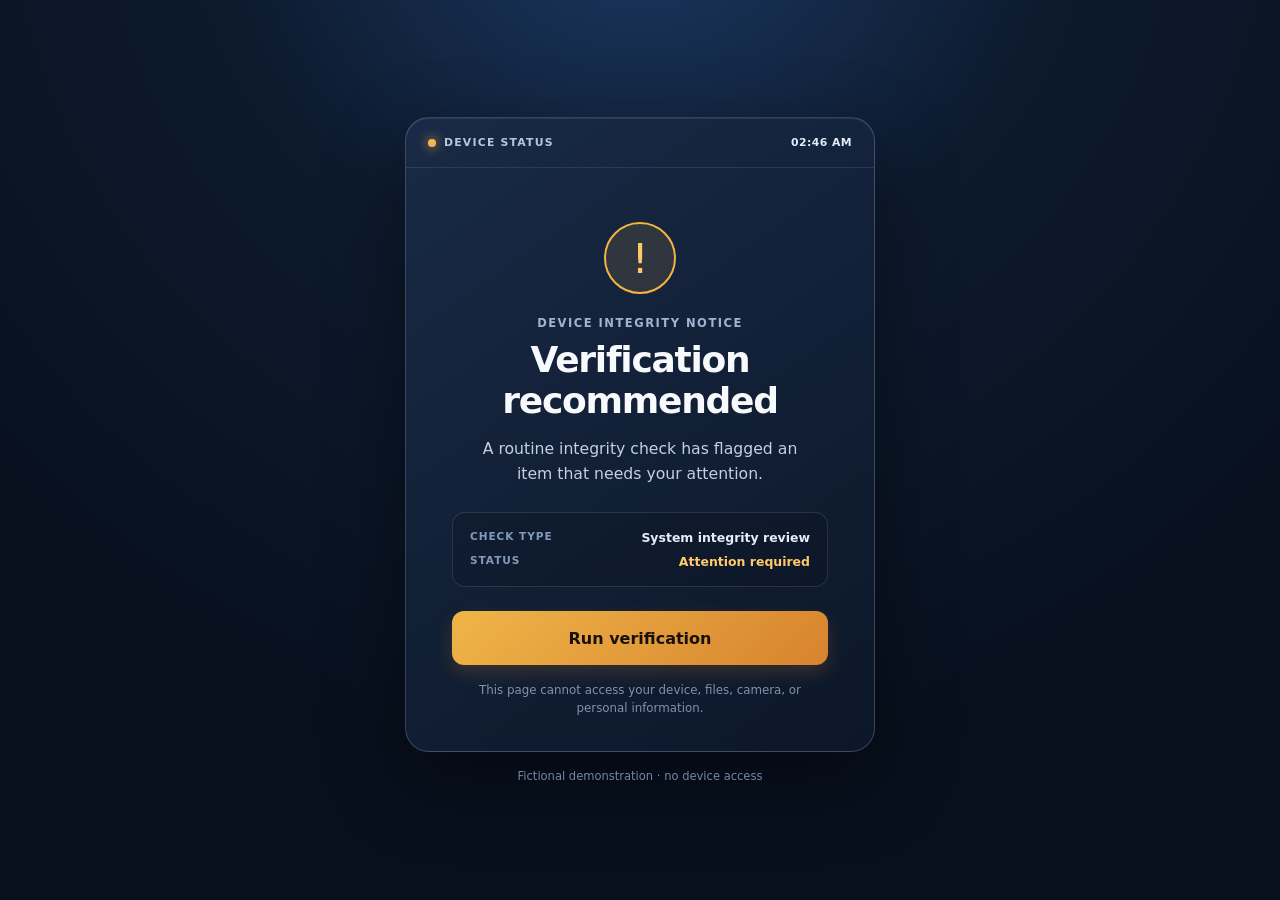
<file: 2026-09-04/referenced-chatgpt-conversation-this-is-an-2/outputs/device-warning-prank/index.html>
<!doctype html>
<html lang="en">
  <head>
    <meta charset="UTF-8" />
    <meta name="viewport" content="width=device-width, initial-scale=1.0" />
    <meta name="theme-color" content="#101828" />
    <title>Device Integrity Notice</title>
    <link rel="stylesheet" href="style.css" />
  </head>
  <body>
    <main class="shell">
      <section class="notice-card" aria-live="polite">
        <div class="topline">
          <span class="status-dot" aria-hidden="true"></span>
          <span>DEVICE STATUS</span>
          <span class="time" id="time">--:--</span>
        </div>

        <div class="content" id="warningScreen">
          <div class="warning-icon" aria-hidden="true">!</div>
          <p class="eyebrow">DEVICE INTEGRITY NOTICE</p>
          <h1>Verification recommended</h1>
          <p class="message">A routine integrity check has flagged an item that needs your attention.</p>
          <div class="detail-box">
            <span>CHECK TYPE</span>
            <strong>System integrity review</strong>
            <span>STATUS</span>
            <strong class="amber">Attention required</strong>
          </div>
          <button type="button" id="verifyButton">Run verification</button>
          <p class="fine-print">This page cannot access your device, files, camera, or personal information.</p>
        </div>

        <div class="content hidden" id="scanScreen">
          <div class="scan-icon" aria-hidden="true"><span></span></div>
          <p class="eyebrow">VERIFYING DEVICE</p>
          <h1 id="scanTitle">Preparing review…</h1>
          <p class="message" id="scanMessage">Checking the simulated security status.</p>
          <div class="progress-track" aria-label="Verification progress">
            <div class="progress-bar" id="progressBar"></div>
          </div>
          <div class="progress-label"><span id="progressText">0%</span><span>PLEASE WAIT</span></div>
          <ul class="checks" id="checks">
            <li>Reviewing app permissions</li>
            <li>Checking network settings</li>
            <li>Confirming device safeguards</li>
          </ul>
        </div>

        <div class="content hidden reveal" id="revealScreen">
          <div class="success-icon" aria-hidden="true">✓</div>
          <p class="eyebrow">VERIFICATION COMPLETE</p>
          <h1>You’ve been pranked.</h1>
          <p class="message">Nothing was scanned, changed, collected, or accessed. This was only a harmless fictional warning page.</p>
          <div class="detail-box result-box">
            <span>RESULT</span>
            <strong>Friend successfully surprised</strong>
          </div>
          <button type="button" class="secondary" id="restartButton">Run it again</button>
        </div>
      </section>
      <p class="footer">Fictional demonstration · no device access</p>
    </main>
    <script src="script.js"></script>
  </body>
</html>
</file>
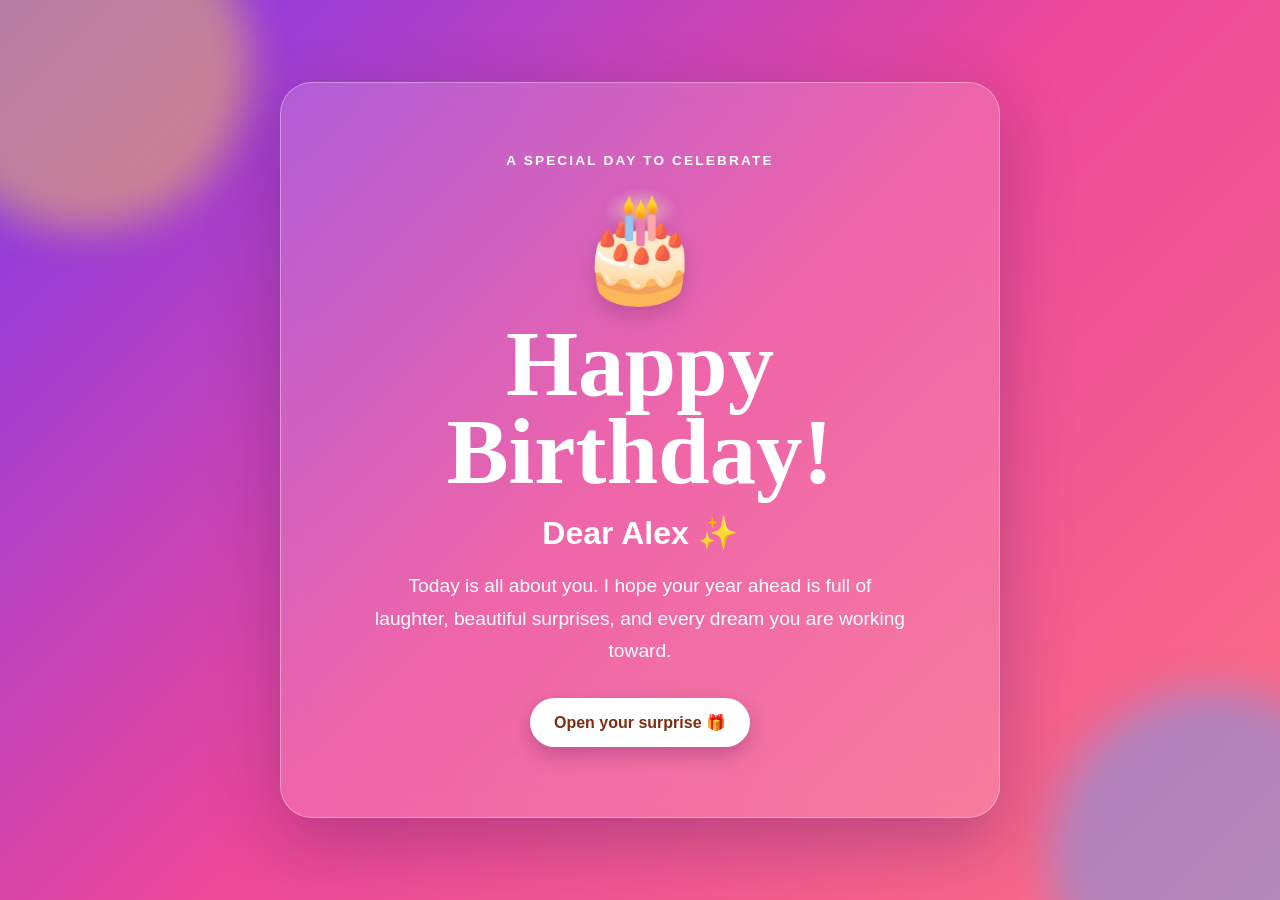
<file: 2026-09-04/referenced-chatgpt-conversation-this-is-an/outputs/birthday-website/index.html>
<!DOCTYPE html>
<html lang="en">
<head>
  <meta charset="UTF-8" />
  <meta name="viewport" content="width=device-width, initial-scale=1.0" />
  <title>Happy Birthday!</title>

  <style>
    /* 1. Page setup */
    * {
      box-sizing: border-box;
    }

    body {
      min-height: 100vh;
      margin: 0;
      overflow: hidden;
      display: grid;
      place-items: center;
      padding: 24px;
      color: #ffffff;
      font-family: Arial, Helvetica, sans-serif;
      background: linear-gradient(135deg, #7c3aed, #ec4899, #fb7185);
    }

    /* Soft colored circles make the background feel less flat. */
    .glow {
      position: fixed;
      width: 330px;
      height: 330px;
      border-radius: 50%;
      filter: blur(20px);
      opacity: 0.45;
      animation: float 7s ease-in-out infinite;
    }

    .glow-one {
      top: -100px;
      left: -80px;
      background: #fcd34d;
    }

    .glow-two {
      right: -100px;
      bottom: -120px;
      background: #60a5fa;
      animation-delay: -3s;
    }

    @keyframes float {
      50% {
        transform: translateY(28px) translateX(14px);
      }
    }

    /* 2. Main message area */
    .birthday-page {
      position: relative;
      z-index: 1;
      width: min(720px, 100%);
      padding: clamp(32px, 7vw, 70px);
      text-align: center;
      border: 1px solid rgba(255, 255, 255, 0.35);
      border-radius: 32px;
      background: rgba(255, 255, 255, 0.16);
      box-shadow: 0 25px 70px rgba(55, 15, 85, 0.3);
      backdrop-filter: blur(14px);
    }

    .eyebrow {
      margin: 0 0 18px;
      font-size: 0.85rem;
      font-weight: bold;
      letter-spacing: 0.16em;
      text-transform: uppercase;
    }

    .cake {
      display: inline-block;
      margin-bottom: 12px;
      font-size: clamp(4rem, 12vw, 6.5rem);
      filter: drop-shadow(0 8px 10px rgba(77, 14, 81, 0.24));
      animation: bounce 2.5s ease-in-out infinite;
    }

    @keyframes bounce {
      50% {
        transform: translateY(-10px) rotate(3deg);
      }
    }

    h1 {
      margin: 0;
      font-family: Georgia, "Times New Roman", serif;
      font-size: clamp(3rem, 9vw, 5.8rem);
      line-height: 0.95;
    }

    .name {
      margin: 18px 0;
      font-size: clamp(1.4rem, 4vw, 2rem);
      font-weight: bold;
    }

    .message {
      max-width: 540px;
      margin: 0 auto 30px;
      font-size: clamp(1rem, 2.5vw, 1.2rem);
      line-height: 1.7;
    }

    /* 3. Button and the hidden surprise message */
    #surpriseButton {
      padding: 15px 24px;
      border: 0;
      border-radius: 999px;
      color: #7c2d12;
      font: inherit;
      font-weight: bold;
      cursor: pointer;
      background: #ffffff;
      box-shadow: 0 8px 20px rgba(77, 14, 81, 0.28);
      transition: transform 0.2s, box-shadow 0.2s;
    }

    #surpriseButton:hover {
      transform: translateY(-3px) scale(1.03);
      box-shadow: 0 13px 25px rgba(77, 14, 81, 0.35);
    }

    #surpriseMessage {
      max-height: 0;
      margin: 0;
      overflow: hidden;
      font-size: 1.1rem;
      font-weight: bold;
      opacity: 0;
      transition: max-height 0.45s ease, margin 0.45s ease, opacity 0.45s ease;
    }

    #surpriseMessage.show {
      max-height: 100px;
      margin-top: 24px;
      opacity: 1;
    }

    /* These confetti pieces are created by JavaScript. */
    .confetti {
      position: fixed;
      z-index: 3;
      top: -20px;
      width: 10px;
      height: 16px;
      border-radius: 3px;
      pointer-events: none;
      animation: fall 2.7s linear forwards;
    }

    @keyframes fall {
      to {
        transform: translateY(110vh) rotate(720deg);
        opacity: 0;
      }
    }
  </style>
</head>

<body>
  <div class="glow glow-one"></div>
  <div class="glow glow-two"></div>

  <main class="birthday-page">
    <p class="eyebrow">A special day to celebrate</p>
    <div class="cake" aria-hidden="true">🎂</div>
    <h1>Happy<br />Birthday!</h1>
    <!-- Change “Alex” to the birthday person's name. -->
    <p class="name">Dear Alex ✨</p>
    <p class="message">
      Today is all about you. I hope your year ahead is full of laughter,
      beautiful surprises, and every dream you are working toward.
    </p>
    <button id="surpriseButton">Open your surprise 🎁</button>
    <p id="surpriseMessage" aria-live="polite">
      You make the world brighter. Have the most amazing birthday! 🎉
    </p>
  </main>

  <script>
    // Find the button and the hidden message in the page.
    const surpriseButton = document.getElementById("surpriseButton");
    const surpriseMessage = document.getElementById("surpriseMessage");

    // This function creates one falling piece of confetti.
    function createConfetti() {
      const confetti = document.createElement("div");
      const colors = ["#fcd34d", "#ffffff", "#60a5fa", "#f9a8d4", "#bbf7d0"];

      confetti.className = "confetti";
      confetti.style.left = Math.random() * 100 + "vw";
      confetti.style.background = colors[Math.floor(Math.random() * colors.length)];
      confetti.style.animationDelay = Math.random() * 0.4 + "s";
      document.body.appendChild(confetti);

      // Remove it after the falling animation finishes.
      setTimeout(() => confetti.remove(), 3200);
    }

    // When the button is clicked, reveal the note and release confetti.
    surpriseButton.addEventListener("click", () => {
      surpriseMessage.classList.add("show");
      surpriseButton.textContent = "Surprise opened! ✨";

      for (let i = 0; i < 70; i++) {
        createConfetti();
      }
    });
  </script>
</body>
</html>
</file>
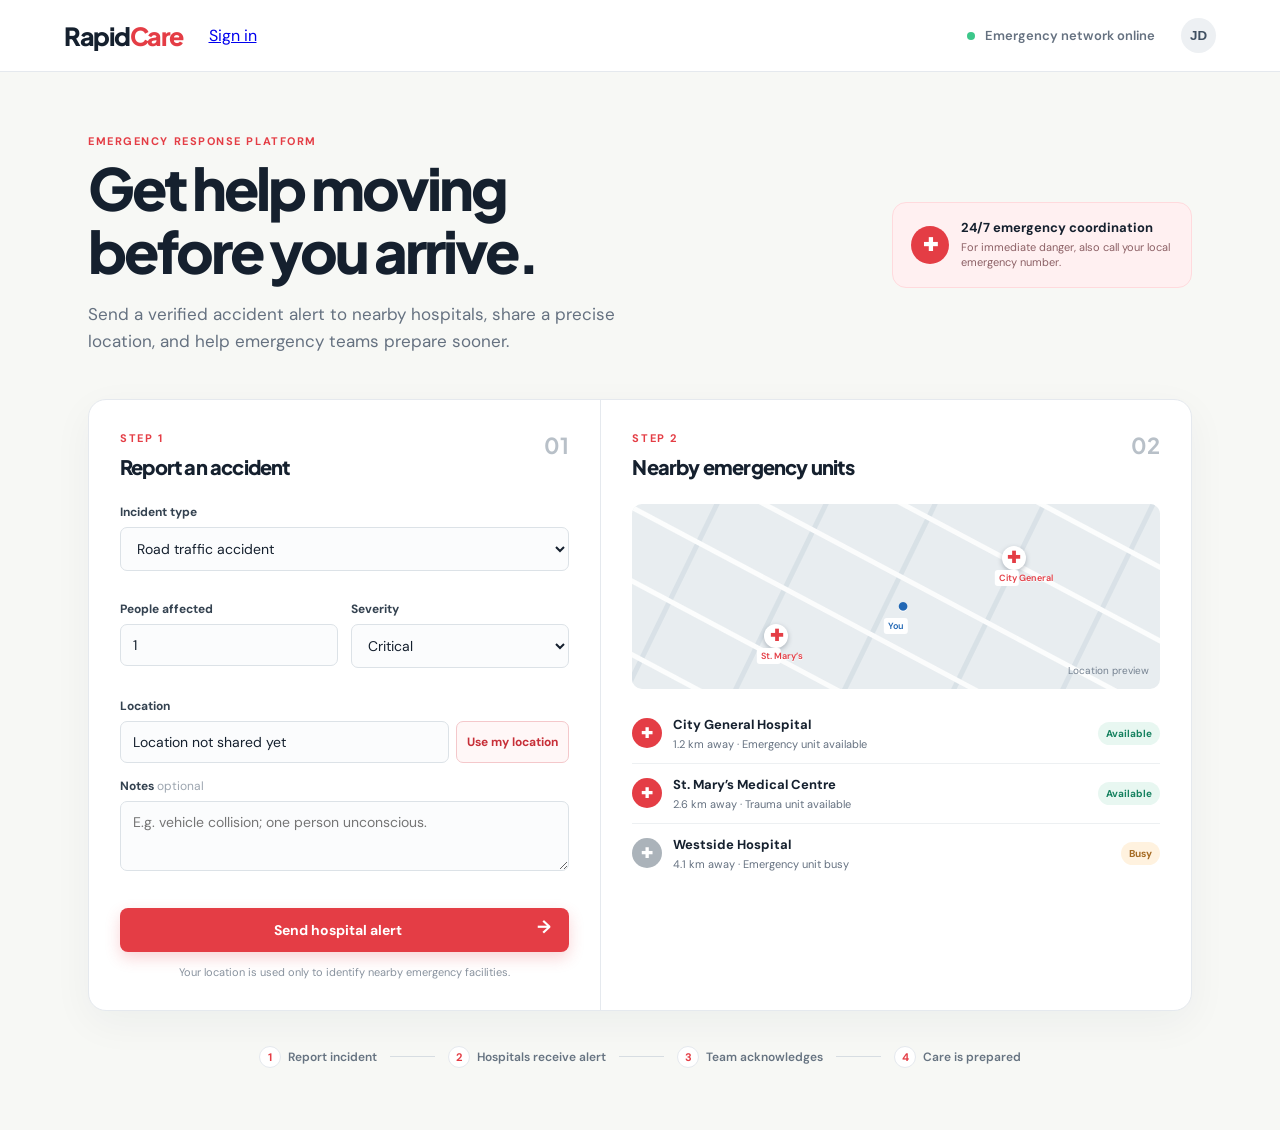
<file: 2026-09-08/what/outputs/accident-alert-web/index.html>
<!doctype html>
<html lang="en">
  <head>
    <meta charset="UTF-8" />
    <meta name="viewport" content="width=device-width, initial-scale=1.0" />
    <title>RapidCare | Emergency Hospital Alert</title>
    <link rel="preconnect" href="https://fonts.googleapis.com" />
    <link rel="preconnect" href="https://fonts.gstatic.com" crossorigin />
    <link href="https://fonts.googleapis.com/css2?family=DM+Sans:wght@400;500;600;700&family=Plus+Jakarta+Sans:wght@600;700;800&display=swap" rel="stylesheet" />
    <link rel="stylesheet" href="styles.css" />
  </head>
  <body>
    <header class="topbar">
      <a class="brand" href="index.html">Rapid<span>Care</span></a>
      <a class="portal-link" href="login.html">Sign in</a>
      <div class="system-status"><span></span> Emergency network online</div>
      <button class="profile" aria-label="User profile">JD</button>
    </header>

    <main>
      <section class="hero">
        <div>
          <p class="eyebrow">EMERGENCY RESPONSE PLATFORM</p>
          <h1>Get help moving<br />before you arrive.</h1>
          <p class="intro">Send a verified accident alert to nearby hospitals, share a precise location, and help emergency teams prepare sooner.</p>
        </div>
        <div class="emergency-card">
          <div class="pulse-icon">✚</div>
          <div><strong>24/7 emergency coordination</strong><small>For immediate danger, also call your local emergency number.</small></div>
        </div>
      </section>

      <section class="workspace" aria-label="Emergency alert workspace">
        <form id="alert-form" class="panel report-panel">
          <div class="section-heading"><div><p class="eyebrow">STEP 1</p><h2>Report an accident</h2></div><span class="step-number">01</span></div>
          <label>Incident type
            <select id="incident" required>
              <option value="Road traffic accident">Road traffic accident</option>
              <option value="Fall / injury">Fall / injury</option>
              <option value="Fire incident">Fire incident</option>
              <option value="Other emergency">Other emergency</option>
            </select>
          </label>
          <div class="field-grid">
            <label>People affected<input id="people" type="number" min="1" value="1" required /></label>
            <label>Severity<select id="severity"><option value="Critical">Critical</option><option value="Serious">Serious</option><option value="Moderate">Moderate</option></select></label>
          </div>
          <label>Location
            <div class="location-row"><input id="location" value="Location not shared yet" required /><button id="locate" type="button">Use my location</button></div>
          </label>
          <label>Notes <span class="optional">optional</span><textarea id="notes" placeholder="E.g. vehicle collision; one person unconscious."></textarea></label>
          <button class="primary-button" type="submit">Send hospital alert <span>→</span></button>
          <p class="privacy-note">Your location is used only to identify nearby emergency facilities.</p>
        </form>

        <section class="panel hospital-panel">
          <div class="section-heading"><div><p class="eyebrow">STEP 2</p><h2>Nearby emergency units</h2></div><span class="step-number">02</span></div>
          <div class="map" aria-label="Illustrative location map">
            <div class="map-lines"></div><div class="map-marker user-marker">●<small>You</small></div><div class="map-marker hospital-marker one">✚<small>City General</small></div><div class="map-marker hospital-marker two">✚<small>St. Mary’s</small></div>
            <p>Location preview</p>
          </div>
          <div id="hospital-list" class="hospital-list">
            <article class="hospital"><div class="hospital-icon">✚</div><div><h3>City General Hospital</h3><p>1.2 km away · Emergency unit available</p></div><span class="available">Available</span></article>
            <article class="hospital"><div class="hospital-icon">✚</div><div><h3>St. Mary’s Medical Centre</h3><p>2.6 km away · Trauma unit available</p></div><span class="available">Available</span></article>
            <article class="hospital"><div class="hospital-icon muted">✚</div><div><h3>Westside Hospital</h3><p>4.1 km away · Emergency unit busy</p></div><span class="busy">Busy</span></article>
          </div>
        </section>
      </section>

      <section class="flow"><div><b>1</b><span>Report incident</span></div><i></i><div><b>2</b><span>Hospitals receive alert</span></div><i></i><div><b>3</b><span>Team acknowledges</span></div><i></i><div><b>4</b><span>Care is prepared</span></div></section>
    </main>

    <div id="success-modal" class="modal" aria-hidden="true"><div class="modal-card"><div class="success-icon">✓</div><p class="eyebrow">ALERT DELIVERED</p><h2>Hospitals have been notified.</h2><p id="modal-text">Your incident has been sent to the closest available emergency units.</p><button id="close-modal" class="primary-button">Done</button></div></div>
    <script src="app.js"></script>
  </body>
</html>
</file>
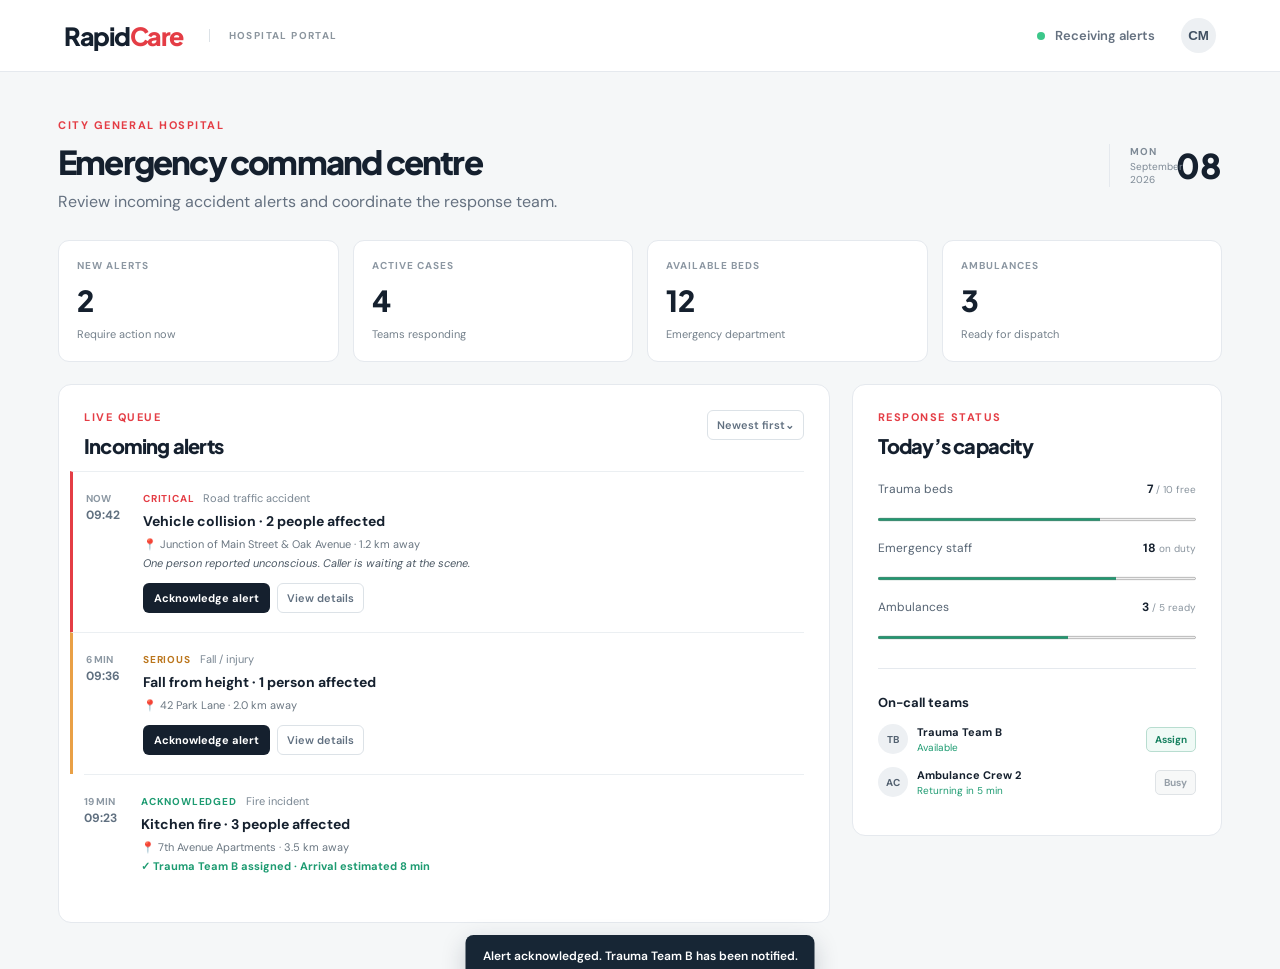
<file: 2026-09-08/what/outputs/accident-alert-web/hospital-dashboard.html>
<!doctype html><html lang="en"><head><meta charset="UTF-8"><meta name="viewport" content="width=device-width, initial-scale=1.0"><title>RapidCare | Hospital Portal</title><link rel="preconnect" href="https://fonts.googleapis.com"><link rel="preconnect" href="https://fonts.gstatic.com" crossorigin><link href="https://fonts.googleapis.com/css2?family=DM+Sans:wght@400;500;600;700&family=Plus+Jakarta+Sans:wght@600;700;800&display=swap" rel="stylesheet"><link rel="stylesheet" href="styles.css"><link rel="stylesheet" href="dashboard.css"></head><body class="dashboard-body"><header class="topbar"><a class="brand" href="index.html">Rapid<span>Care</span></a><span class="portal-label">HOSPITAL PORTAL</span><div class="system-status"><span></span> Receiving alerts</div><button class="profile">CM</button></header><main class="dashboard-main"><section class="dashboard-heading"><div><p class="eyebrow">CITY GENERAL HOSPITAL</p><h1>Emergency command centre</h1><p>Review incoming accident alerts and coordinate the response team.</p></div><div class="date-box"><b>MON</b><strong>08</strong><span>September 2026</span></div></section><section class="stat-grid"><article><span>NEW ALERTS</span><strong id="new-count">2</strong><small>Require action now</small></article><article><span>ACTIVE CASES</span><strong>4</strong><small>Teams responding</small></article><article><span>AVAILABLE BEDS</span><strong>12</strong><small>Emergency department</small></article><article><span>AMBULANCES</span><strong>3</strong><small>Ready for dispatch</small></article></section><section class="dashboard-grid"><section class="alerts-card"><div class="card-heading"><div><p class="eyebrow">LIVE QUEUE</p><h2>Incoming alerts</h2></div><button class="filter-button">Newest first⌄</button></div><article class="alert-item critical" id="alert-one"><div class="alert-time">NOW<br><span>09:42</span></div><div class="alert-content"><div class="priority"><b>CRITICAL</b><span>Road traffic accident</span></div><h3>Vehicle collision · 2 people affected</h3><p>📍 Junction of Main Street &amp; Oak Avenue · 1.2 km away</p><p class="notes">One person reported unconscious. Caller is waiting at the scene.</p><div class="alert-actions"><button class="acknowledge" data-alert="alert-one">Acknowledge alert</button><button class="outline-button">View details</button></div></div></article><article class="alert-item serious" id="alert-two"><div class="alert-time">6 MIN<br><span>09:36</span></div><div class="alert-content"><div class="priority amber"><b>SERIOUS</b><span>Fall / injury</span></div><h3>Fall from height · 1 person affected</h3><p>📍 42 Park Lane · 2.0 km away</p><div class="alert-actions"><button class="acknowledge" data-alert="alert-two">Acknowledge alert</button><button class="outline-button">View details</button></div></div></article><article class="alert-item acknowledged"><div class="alert-time">19 MIN<br><span>09:23</span></div><div class="alert-content"><div class="priority green"><b>ACKNOWLEDGED</b><span>Fire incident</span></div><h3>Kitchen fire · 3 people affected</h3><p>📍 7th Avenue Apartments · 3.5 km away</p><p class="assigned">✓ Trauma Team B assigned · Arrival estimated 8 min</p></div></article></section><aside class="response-panel"><p class="eyebrow">RESPONSE STATUS</p><h2>Today’s capacity</h2><div class="capacity"><div><span>Trauma beds</span><b>7 <small>/ 10 free</small></b></div><progress value="7" max="10"></progress><div><span>Emergency staff</span><b>18 <small>on duty</small></b></div><progress value="18" max="24"></progress><div><span>Ambulances</span><b>3 <small>/ 5 ready</small></b></div><progress value="3" max="5"></progress></div><hr><h3>On-call teams</h3><div class="team"><i>TB</i><div><b>Trauma Team B</b><span>Available</span></div><button>Assign</button></div><div class="team"><i>AC</i><div><b>Ambulance Crew 2</b><span>Returning in 5 min</span></div><button disabled>Busy</button></div></aside></section></main><div id="toast" class="toast">Alert acknowledged. Trauma Team B has been notified.</div><script src="dashboard.js"></script></body></html>
</file>
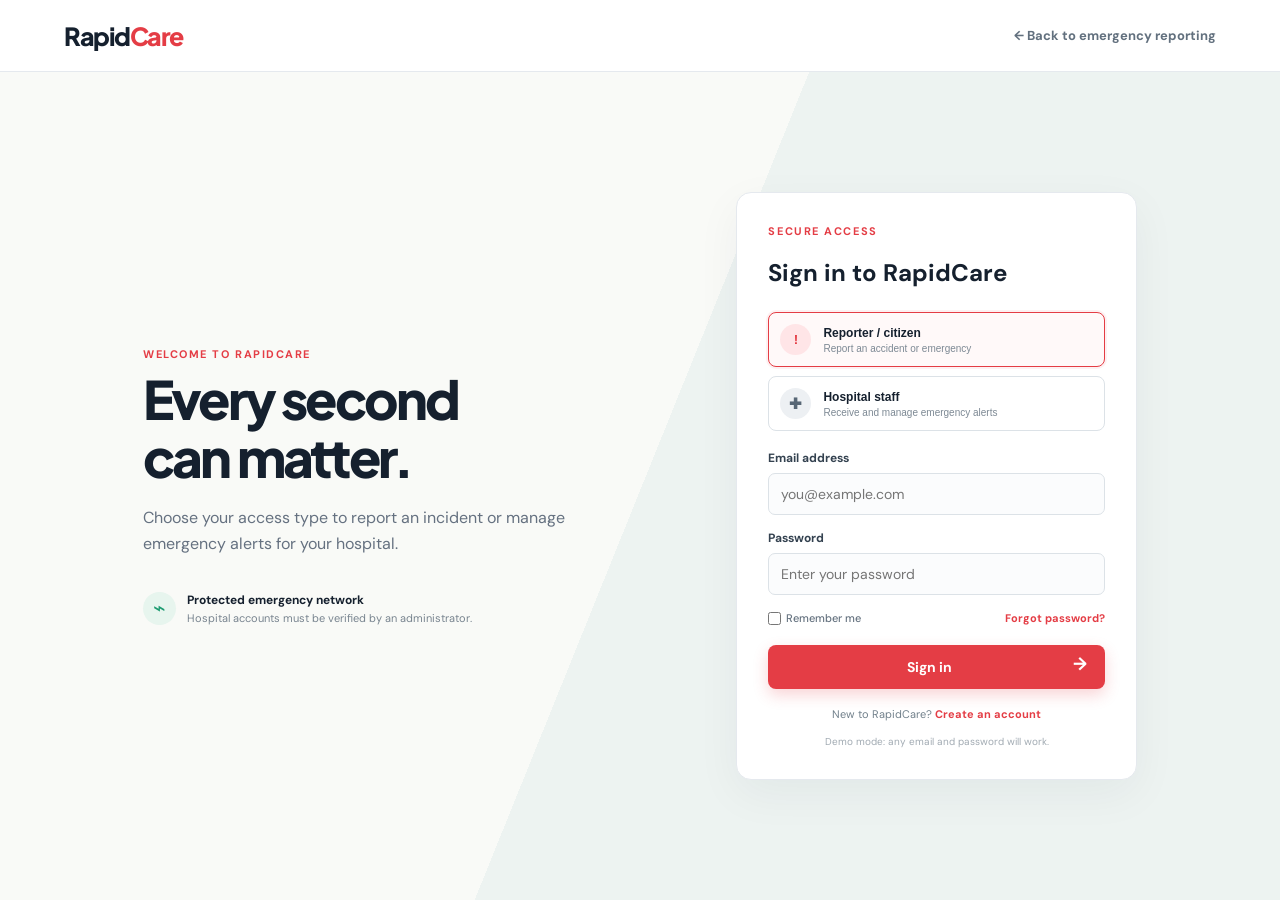
<file: 2026-09-08/what/outputs/accident-alert-web/login.html>
<!doctype html><html lang="en"><head><meta charset="UTF-8"><meta name="viewport" content="width=device-width, initial-scale=1.0"><title>RapidCare | Sign in</title><link rel="preconnect" href="https://fonts.googleapis.com"><link rel="preconnect" href="https://fonts.gstatic.com" crossorigin><link href="https://fonts.googleapis.com/css2?family=DM+Sans:wght@400;500;600;700&family=Plus+Jakarta+Sans:wght@600;700;800&display=swap" rel="stylesheet"><link rel="stylesheet" href="styles.css"><link rel="stylesheet" href="login.css"></head><body class="login-body"><header class="topbar"><a class="brand" href="index.html">Rapid<span>Care</span></a><a class="back-link" href="index.html">← Back to emergency reporting</a></header><main class="login-main"><section class="login-intro"><p class="eyebrow">WELCOME TO RAPIDCARE</p><h1>Every second<br>can matter.</h1><p>Choose your access type to report an incident or manage emergency alerts for your hospital.</p><div class="security-note"><span>⌁</span><div><b>Protected emergency network</b><small>Hospital accounts must be verified by an administrator.</small></div></div></section><section class="login-card"><div class="card-heading"><div><p class="eyebrow">SECURE ACCESS</p><h2>Sign in to RapidCare</h2></div></div><div class="role-picker" role="radiogroup"><button class="role-option active" data-role="reporter" type="button"><span class="role-icon">!</span><span><b>Reporter / citizen</b><small>Report an accident or emergency</small></span></button><button class="role-option" data-role="hospital" type="button"><span class="role-icon hospital-role">✚</span><span><b>Hospital staff</b><small>Receive and manage emergency alerts</small></span></button></div><form id="login-form"><label>Email address<input id="email" type="email" placeholder="you@example.com" required></label><label>Password<input id="password" type="password" placeholder="Enter your password" required></label><div class="login-options"><label class="check-label"><input type="checkbox"> Remember me</label><a href="#">Forgot password?</a></div><button class="primary-button" type="submit">Sign in <span>→</span></button></form><p class="register-copy">New to RapidCare? <a href="#">Create an account</a></p><p class="demo-note">Demo mode: any email and password will work.</p></section></main><script src="login.js"></script></body></html>
</file>
<file: 2026-09-04/referenced-chatgpt-conversation-this-is-an-2/outputs/device-warning-prank/style.css>
:root {
  color-scheme: dark;
  font-family: Inter, ui-sans-serif, system-ui, -apple-system, BlinkMacSystemFont, "Segoe UI", sans-serif;
  background: #08101e;
  color: #f7f9fc;
}

* { box-sizing: border-box; }

body {
  min-width: 320px;
  min-height: 100dvh;
  margin: 0;
  background: radial-gradient(circle at 50% -15%, #1d3b67 0, #0d1a2e 35%, #08101e 74%);
}

button { font: inherit; }

.shell {
  min-height: 100dvh;
  display: grid;
  align-content: center;
  justify-items: center;
  padding: 24px 16px;
}

.notice-card {
  width: min(100%, 470px);
  min-height: 570px;
  overflow: hidden;
  border: 1px solid rgba(196, 215, 241, .22);
  border-radius: 24px;
  background: linear-gradient(145deg, rgba(25, 43, 70, .98), rgba(12, 23, 41, .98));
  box-shadow: 0 28px 80px rgba(0, 0, 0, .42), inset 0 1px rgba(255, 255, 255, .08);
}

.topline {
  display: flex;
  align-items: center;
  gap: 8px;
  padding: 18px 22px;
  border-bottom: 1px solid rgba(196, 215, 241, .12);
  color: #b7c6db;
  font-size: .68rem;
  font-weight: 800;
  letter-spacing: .11em;
}

.time { margin-left: auto; color: #e3ebf7; letter-spacing: .04em; }
.status-dot { width: 8px; height: 8px; border-radius: 99px; background: #f6b64f; box-shadow: 0 0 12px #f6b64f; }

.content { padding: 42px 30px 28px; text-align: center; }
.hidden { display: none; }
.eyebrow { margin: 22px 0 10px; color: #9fb4d2; font-size: .72rem; font-weight: 800; letter-spacing: .13em; }
h1 { margin: 0; font-size: clamp(1.7rem, 7vw, 2.25rem); line-height: 1.12; letter-spacing: -.035em; }
.message { margin: 16px auto 26px; max-width: 340px; color: #c3d0e1; font-size: .98rem; line-height: 1.58; }

.warning-icon, .success-icon, .scan-icon {
  display: grid;
  place-items: center;
  width: 72px;
  height: 72px;
  margin: 0 auto;
  border-radius: 50%;
}
.warning-icon { border: 2px solid #f5b442; background: rgba(245, 180, 66, .12); color: #ffc965; font-size: 2.6rem; font-weight: 500; }
.success-icon { border: 2px solid #6bd7a3; background: rgba(107, 215, 163, .12); color: #8af0bd; font-size: 2.5rem; }
.scan-icon { border: 3px solid rgba(147, 183, 232, .22); border-top-color: #8ebcff; animation: spin 1s linear infinite; }
.scan-icon span { width: 22px; height: 22px; border-radius: 50%; background: #8ebcff; box-shadow: 0 0 20px #8ebcff; }

.detail-box { display: grid; grid-template-columns: 1fr auto; gap: 9px 18px; margin: 24px 0; padding: 17px; border: 1px solid rgba(196, 215, 241, .14); border-radius: 13px; background: rgba(0, 0, 0, .12); text-align: left; }
.detail-box span { color: #849ab9; font-size: .66rem; font-weight: 800; letter-spacing: .09em; }
.detail-box strong { color: #e5edf8; font-size: .78rem; text-align: right; }
.detail-box .amber { color: #ffca67; }
.result-box strong { color: #8cf1be; }

button { width: 100%; min-height: 54px; border: 0; border-radius: 12px; background: linear-gradient(135deg, #efb548, #d7832e); color: #17110a; font-weight: 800; cursor: pointer; box-shadow: 0 8px 18px rgba(216, 137, 43, .2); }
button:hover { filter: brightness(1.08); }
button:focus-visible { outline: 3px solid #a4c9ff; outline-offset: 3px; }
.secondary { background: #dce9f9; color: #12213a; }
.fine-print { margin: 17px 0 0; color: #7f93ae; font-size: .74rem; line-height: 1.45; }

.progress-track { height: 10px; overflow: hidden; border-radius: 99px; background: rgba(188, 210, 240, .14); }
.progress-bar { width: 0; height: 100%; border-radius: inherit; background: linear-gradient(90deg, #6eabff, #a0cbff); transition: width .35s ease; }
.progress-label { display: flex; justify-content: space-between; margin: 10px 0 22px; color: #9bb3d2; font-size: .67rem; font-weight: 800; letter-spacing: .08em; }
.checks { padding: 0; margin: 0; list-style: none; text-align: left; }
.checks li { position: relative; margin: 12px 0; padding-left: 29px; color: #8298b6; font-size: .88rem; }
.checks li::before { content: ""; position: absolute; left: 0; top: .2em; width: 13px; height: 13px; border: 1px solid #647c9d; border-radius: 50%; }
.checks li.done { color: #d9e8fa; }
.checks li.done::before { content: "✓"; display: grid; place-items: center; border-color: #72dca8; color: #72dca8; font-size: .7rem; }
.footer { margin: 17px 0 0; color: #7186a5; font-size: .72rem; }

@keyframes spin { to { transform: rotate(360deg); } }
@media (min-width: 700px) { .notice-card { min-height: 600px; } .content { padding: 54px 46px 34px; } }
@media (max-height: 650px) { .shell { align-content: start; } .notice-card { min-height: 0; } .content { padding-top: 25px; } .warning-icon, .success-icon, .scan-icon { width: 58px; height: 58px; } }
</file>
<file: 2026-09-08/what/outputs/accident-alert-web/styles.css>
:root{--ink:#15202e;--muted:#657180;--line:#e5e9ee;--cream:#f7f8f5;--red:#e43d45;--deep-red:#c72f38;--green:#1d9b71}*{box-sizing:border-box}body{margin:0;background:var(--cream);color:var(--ink);font-family:"DM Sans",sans-serif}.topbar{height:72px;background:white;border-bottom:1px solid var(--line);display:flex;align-items:center;padding:0 max(5vw,32px);gap:26px}.brand{color:var(--ink);font:800 25px "Plus Jakarta Sans";text-decoration:none;letter-spacing:-1.5px}.brand span{color:var(--red)}.system-status{margin-left:auto;color:var(--muted);font-size:13px;font-weight:600}.system-status span{display:inline-block;width:8px;height:8px;background:#3cc78a;border-radius:50%;margin-right:7px}.profile{border:0;background:#edf0f3;color:#405062;width:35px;height:35px;border-radius:50%;font-weight:700}main{max-width:1160px;margin:auto;padding:62px 28px}.hero{display:flex;align-items:center;justify-content:space-between;gap:40px;margin-bottom:43px}.eyebrow{color:var(--red);font-size:11px;font-weight:700;letter-spacing:1.55px;margin:0 0 9px}.hero h1{font:800 clamp(37px,5vw,58px)/1.08 "Plus Jakarta Sans";letter-spacing:-3px;margin:0}.intro{max-width:590px;color:var(--muted);font-size:17px;line-height:1.6;margin:19px 0 0}.emergency-card{background:#fff0f1;border:1px solid #ffdadd;border-radius:14px;padding:16px 18px;display:flex;align-items:center;gap:12px;max-width:300px}.pulse-icon,.hospital-icon{display:grid;place-items:center;color:white;background:var(--red);border-radius:50%;font-size:18px;font-weight:700;width:38px;height:38px;flex:none}.emergency-card strong{font-size:13px;display:block}.emergency-card small{display:block;color:#8c6065;font-size:11px;line-height:1.4;margin-top:4px}.workspace{display:grid;grid-template-columns:.93fr 1.07fr;background:white;border:1px solid var(--line);border-radius:18px;box-shadow:0 12px 40px #17283b0c;overflow:hidden}.panel{padding:31px}.report-panel{border-right:1px solid var(--line)}.section-heading{display:flex;justify-content:space-between;align-items:start;margin-bottom:25px}.section-heading h2{font:800 20px "Plus Jakarta Sans";letter-spacing:-.8px;margin:0}.step-number{color:#b8c0c8;font:700 22px "Plus Jakarta Sans"}label{display:block;font-size:12px;font-weight:700;margin:15px 0;color:#344250}.optional{color:#9ca5af;font-weight:400}input,select,textarea{display:block;width:100%;font:14px "DM Sans";color:var(--ink);background:#fbfcfd;border:1px solid #dce2e7;border-radius:7px;padding:11px 12px;margin-top:7px;outline:none}input:focus,select:focus,textarea:focus{border-color:var(--red);box-shadow:0 0 0 3px #e43d4514}textarea{height:70px;resize:vertical}.field-grid{display:grid;grid-template-columns:1fr 1fr;gap:13px}.location-row{display:flex;gap:7px}.location-row input{margin-top:7px}.location-row button{white-space:nowrap;border:1px solid #f4c8cb;background:#fff7f7;color:var(--deep-red);font:700 12px "DM Sans";border-radius:7px;margin-top:7px;padding:0 10px}.primary-button{border:0;width:100%;background:var(--red);color:#fff;border-radius:8px;margin-top:22px;padding:13px 18px;font:700 14px "DM Sans";cursor:pointer;box-shadow:0 6px 15px #e43d4538}.primary-button:hover{background:var(--deep-red)}.primary-button span{float:right;font-size:18px;line-height:13px}.privacy-note{text-align:center;color:#88929e;font-size:11px;margin:13px 0 0}.map{height:185px;border-radius:10px;background:#e8edf0;position:relative;overflow:hidden;color:#8091a0}.map-lines{position:absolute;width:130%;height:145%;left:-12%;top:-22%;background:repeating-linear-gradient(28deg,transparent 0 29px,#fff 30px 34px,transparent 35px 65px),repeating-linear-gradient(116deg,transparent 0 50px,#d6dfe5 51px 55px,transparent 56px 98px);opacity:.85}.map p{position:absolute;right:11px;bottom:2px;color:#748190;font-size:10px}.map-marker{position:absolute;text-align:center;font-weight:800;text-shadow:0 1px white}.map-marker small{display:block;background:white;border-radius:3px;padding:2px 4px;font:600 9px "DM Sans";white-space:nowrap;transform:translateX(-30%)}.user-marker{top:48%;left:49%;color:#2167b4;font-size:20px}.hospital-marker{color:var(--red);background:white;width:24px;height:24px;border-radius:50%;line-height:24px;box-shadow:0 2px 5px #52606d66}.one{top:23%;left:70%}.two{bottom:22%;left:25%}.hospital-list{margin-top:15px}.hospital{display:flex;align-items:center;gap:11px;padding:12px 0;border-bottom:1px solid #edf0f2}.hospital:last-child{border-bottom:0}.hospital-icon{width:30px;height:30px;font-size:14px}.hospital-icon.muted{background:#abb3ba}.hospital h3{font-size:13px;margin:0}.hospital p{color:var(--muted);font-size:11px;margin:4px 0 0}.available,.busy{margin-left:auto;border-radius:20px;font-size:10px;font-weight:700;padding:5px 8px}.available{color:#168260;background:#e8f7f1}.busy{color:#a56a22;background:#fff2df}.flow{display:flex;align-items:center;justify-content:center;gap:13px;margin:35px auto 0;color:#667381;font-size:12px;font-weight:600}.flow div{display:flex;align-items:center;gap:7px}.flow b{width:22px;height:22px;background:#fff;border:1px solid var(--line);border-radius:50%;display:grid;place-items:center;color:var(--red);font-size:11px}.flow i{height:1px;width:45px;background:#d7dde2}.modal{position:fixed;inset:0;background:#1421308c;display:none;place-items:center;padding:20px}.modal.open{display:grid}.modal-card{background:white;width:min(420px,100%);padding:37px;border-radius:18px;text-align:center;box-shadow:0 20px 70px #10192370}.modal-card h2{font:800 25px "Plus Jakarta Sans";letter-spacing:-1px;margin:0}.modal-card>p:not(.eyebrow){color:var(--muted);line-height:1.5;font-size:14px}.success-icon{display:grid;place-items:center;margin:0 auto 19px;width:55px;height:55px;border-radius:50%;background:#e6f8f0;color:var(--green);font-size:28px;font-weight:700}@media(max-width:760px){main{padding:36px 17px}.hero{display:block}.emergency-card{margin-top:25px}.workspace{display:block}.report-panel{border-right:0;border-bottom:1px solid var(--line)}.panel{padding:24px}.flow{flex-wrap:wrap;gap:9px}.flow i{width:20px}.topbar{padding:0 18px}.system-status{display:none}}
</file>
<file: 2026-09-08/what/outputs/accident-alert-web/dashboard.css>
.portal-link{margin-left:20px;color:#647180;font-size:13px;font-weight:700;text-decoration:none}.portal-link:hover{color:var(--red)}.dashboard-body{background:#f5f7f8}.portal-label{font-size:10px;letter-spacing:1.4px;color:#8b959e;font-weight:700;border-left:1px solid #dce2e7;padding-left:19px}.dashboard-main{max-width:1220px;margin:auto;padding:46px 28px}.dashboard-heading{display:flex;justify-content:space-between;align-items:center;margin-bottom:28px}.dashboard-heading h1{font:800 33px "Plus Jakarta Sans";letter-spacing:-1.8px;margin:0}.dashboard-heading p:not(.eyebrow){color:var(--muted);margin:9px 0 0}.date-box{border-left:1px solid var(--line);padding-left:20px;display:grid;grid-template-columns:38px auto;column-gap:8px;align-items:center;color:#7e8a96}.date-box b{font-size:10px;letter-spacing:1px}.date-box strong{grid-row:span 2;font:800 34px "Plus Jakarta Sans";color:var(--ink)}.date-box span{font-size:10px}.stat-grid{display:grid;grid-template-columns:repeat(4,1fr);gap:14px;margin-bottom:22px}.stat-grid article{background:#fff;border:1px solid var(--line);border-radius:11px;padding:18px}.stat-grid span{display:block;color:#8c97a2;font-size:10px;letter-spacing:1px;font-weight:700}.stat-grid strong{display:block;font:800 29px "Plus Jakarta Sans";margin:10px 0 4px}.stat-grid small{font-size:11px;color:#74808b}.dashboard-grid{display:grid;grid-template-columns:1.5fr .72fr;gap:22px}.alerts-card,.response-panel{background:#fff;border:1px solid var(--line);border-radius:13px;padding:25px}.card-heading{display:flex;justify-content:space-between;align-items:start;margin-bottom:13px}.card-heading h2,.response-panel h2{font:800 20px "Plus Jakarta Sans";letter-spacing:-.8px;margin:0}.filter-button,.outline-button{background:#fff;border:1px solid #dce2e7;color:#617080;border-radius:6px;padding:7px 9px;font:600 11px "DM Sans"}.alert-item{display:flex;gap:18px;border-top:1px solid #ebeff2;padding:19px 0}.alert-item.critical{border-left:3px solid var(--red);padding-left:13px;margin-left:-14px}.alert-item.serious{border-left:3px solid #e9a046;padding-left:13px;margin-left:-14px}.alert-time{width:39px;flex:none;color:#8c98a3;font-size:10px;font-weight:700;line-height:1.5}.alert-time span{color:#607080;font-size:12px}.alert-content{min-width:0;flex:1}.priority{display:flex;gap:9px;align-items:center;font-size:11px;color:#798692}.priority b{color:var(--red);font-size:10px;letter-spacing:.8px}.priority.amber b{color:#bb761d}.priority.green b{color:var(--green)}.alert-content h3{font-size:14px;margin:7px 0}.alert-content p{font-size:11px;color:#6b7782;margin:5px 0}.alert-content .notes{color:#4b5864;font-style:italic}.alert-actions{display:flex;gap:7px;margin-top:13px}.acknowledge{border:0;background:var(--ink);color:#fff;border-radius:6px;padding:8px 11px;font:700 11px "DM Sans"}.assigned{color:var(--green)!important;font-weight:700}.response-panel{height:max-content}.capacity{margin-top:23px}.capacity div{display:flex;justify-content:space-between;margin:15px 0 7px;font-size:12px;color:#566473}.capacity b{color:var(--ink)}.capacity small{font-weight:400;color:#89949e}progress{width:100%;height:7px;accent-color:var(--green)}.response-panel hr{border:0;border-top:1px solid var(--line);margin:25px 0}.response-panel h3{font-size:13px;margin-bottom:11px}.team{display:flex;align-items:center;gap:9px;margin:13px 0}.team i{font-style:normal;display:grid;place-items:center;border-radius:50%;width:30px;height:30px;background:#edf0f3;color:#536170;font-size:10px;font-weight:700}.team div{flex:1}.team b,.team span{display:block;font-size:11px}.team span{color:var(--green);font-size:10px;margin-top:2px}.team button{border:1px solid #b8ddd0;color:#178160;background:#f0faf6;border-radius:5px;padding:5px 8px;font:700 10px "DM Sans"}.team button:disabled{color:#969fa8;border-color:#dfe3e6;background:#f7f8f8}.toast{position:fixed;bottom:23px;left:50%;transform:translate(-50%,100px);background:#172635;color:#fff;border-radius:8px;padding:13px 17px;font-size:12px;font-weight:600;box-shadow:0 8px 25px #18283935;transition:transform .25s}.toast.show{transform:translate(-50%,0)}@media(max-width:760px){.dashboard-main{padding:30px 17px}.portal-label,.date-box{display:none}.dashboard-heading{align-items:start}.stat-grid{grid-template-columns:1fr 1fr}.dashboard-grid{display:block}.response-panel{margin-top:18px}.alert-time{width:32px}.portal-link{margin-left:auto}}
</file>
<file: 2026-09-08/what/outputs/accident-alert-web/login.css>
.login-body{min-height:100vh;background:linear-gradient(112deg,#f9faf7 0%,#f9faf7 51%,#edf3f1 51%)}.back-link{margin-left:auto;color:#62707e;text-decoration:none;font-size:13px;font-weight:700}.login-main{min-height:calc(100vh - 72px);max-width:1050px;margin:auto;padding:70px 28px;display:grid;grid-template-columns:1fr .82fr;align-items:center;gap:105px}.login-intro h1{font:800 53px/1.08 "Plus Jakarta Sans";letter-spacing:-2.8px;margin:0}.login-intro>p:not(.eyebrow){max-width:430px;font-size:16px;line-height:1.65;color:var(--muted);margin-top:20px}.security-note{display:flex;align-items:center;gap:11px;margin-top:34px}.security-note>span{display:grid;place-items:center;width:33px;height:33px;background:#e7f5ee;color:var(--green);border-radius:50%;font-size:21px}.security-note b,.security-note small{display:block}.security-note b{font-size:12px}.security-note small{font-size:11px;color:#78848f;margin-top:3px}.login-card{background:white;border:1px solid var(--line);box-shadow:0 14px 45px #192c3c0d;border-radius:15px;padding:31px}.role-picker{display:grid;gap:9px;margin:24px 0 19px}.role-option{display:flex;text-align:left;align-items:center;gap:12px;border:1px solid #dce2e7;background:#fff;border-radius:8px;padding:11px;cursor:pointer;color:var(--ink)}.role-option.active{border-color:#e43d45;background:#fff9f9;box-shadow:0 0 0 2px #e43d4512}.role-icon{display:grid;place-items:center;width:31px;height:31px;border-radius:50%;background:#edf0f3;color:#586776;font-weight:800}.role-option.active .role-icon{background:#ffe5e7;color:var(--red)}.role-icon.hospital-role{font-size:15px}.role-option b,.role-option small{display:block}.role-option b{font-size:12px}.role-option small{color:#7d8994;font-size:10px;margin-top:3px}.login-options{display:flex;align-items:center;justify-content:space-between;margin:16px 0 0}.login-options a,.register-copy a{color:var(--red);font-size:11px;font-weight:700;text-decoration:none}.check-label{display:flex;align-items:center;gap:5px;margin:0;font-size:11px;color:#667380;font-weight:500}.check-label input{width:auto;margin:0}.login-card .primary-button{margin-top:20px}.register-copy{text-align:center;font-size:11px;color:#71808b;margin:18px 0 0}.demo-note{text-align:center;color:#a1aab2;font-size:10px;margin:14px 0 0}@media(max-width:760px){.login-main{display:block;padding:45px 22px}.login-intro{margin-bottom:40px}.login-intro h1{font-size:41px}.back-link{font-size:11px}.login-card{padding:25px 20px}}
</file>
